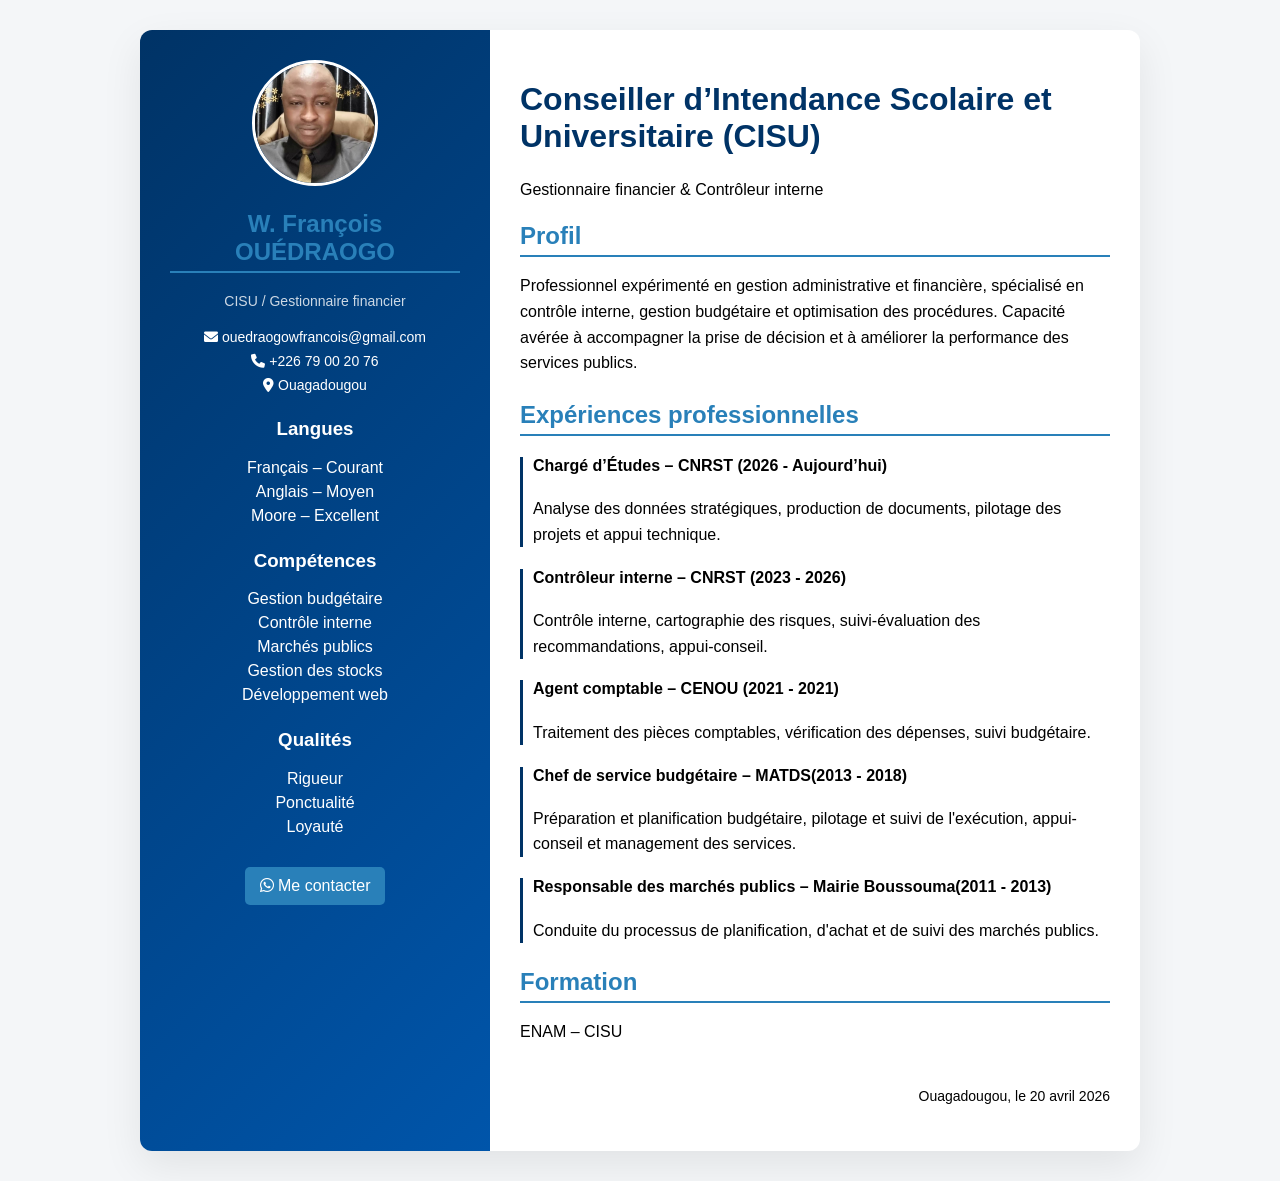
<file: index.html>
<!DOCTYPE html>
<html lang="fr">
<head>
  <meta charset="UTF-8">
  <meta name="viewport" content="width=device-width, initial-scale=1.0"/>
  <title>CV François Ouédraogo</title>
  <link rel="stylesheet" href="style.css">

  <!-- Icônes -->
  <link rel="stylesheet" href="https://cdnjs.cloudflare.com/ajax/libs/font-awesome/6.0.0/css/all.min.css">
</head>

<body>
   
<div class="container">

  <!-- GAUCHE -->
  <div class="left">
    <div class="photo">
      <img src="moi.jpg" alt="Photo">
    </div>

    <h2>W. François OUÉDRAOGO</h2>
    <p class="job">CISU / Gestionnaire financier</p>

    <div class="info">
      <p><i class="fas fa-envelope"></i> ouedraogowfrancois@gmail.com</p>
      <p><i class="fas fa-phone"></i> +226 79 00 20 76</p>
      <p><i class="fas fa-map-marker-alt"></i> Ouagadougou</p>
    </div>

    <h3>Langues</h3>
    <ul>
      <li>Français – Courant</li>
      <li>Anglais – Moyen</li>
      <li>Moore – Excellent</li>
    </ul>

    <h3>Compétences</h3>
    <ul>
      <li>Gestion budgétaire</li>
      <li>Contrôle interne</li>
      <li>Marchés publics</li>
      <li>Gestion des stocks</li>
      <li>Développement web</li>
    </ul>

    <h3>Qualités</h3>
    <ul>
      <li>Rigueur</li>
      <li>Ponctualité</li>
      <li>Loyauté</li>
    </ul>

    <a class="btn" href="https://wa.me/22679002076" target="_blank">
      <i class="fab fa-whatsapp"></i> Me contacter
    </a>
  </div>

  <!-- DROITE -->
  <div class="right">

    <h1>Conseiller d’Intendance Scolaire et Universitaire (CISU)</h1>
<p class="subtitle">Gestionnaire financier & Contrôleur interne</p>

    <div class="section">
      <h2>Profil</h2>
      <p>
        Professionnel expérimenté en gestion administrative et financière, 
        spécialisé en contrôle interne, gestion budgétaire et optimisation des procédures. 
        Capacité avérée à accompagner la prise de décision et à améliorer la performance des services publics.
        </p>
    </div>

    <div class="section">
      <h2>Expériences professionnelles</h2>

      <div class="job-block">
        <h4>Chargé d’Études – CNRST (2026 - Aujourd’hui)</h4>
        <p>Analyse des données stratégiques, production de documents, pilotage des projets  et appui technique.</p>
      </div>

      <div class="job-block">
        <h4>Contrôleur interne – CNRST (2023 - 2026)</h4>
        <p>Contrôle interne, cartographie des risques, suivi-évaluation des recommandations, appui-conseil.</p> 
      </div>

      <div class="job-block">
        <h4>Agent comptable – CENOU (2021 - 2021)</h4>
        <p>Traitement des pièces comptables, vérification des dépenses, suivi budgétaire.</p>
      </div>

      <div class="job-block">
        <h4>Chef de service budgétaire – MATDS(2013 - 2018)</h4>
        <p>Préparation et planification budgétaire, pilotage et suivi de l'exécution, appui-conseil et management des services.</p>
      </div>

      <div class="job-block">
        <h4>Responsable des marchés publics – Mairie Boussouma(2011 - 2013)</h4>
        <p>Conduite du processus de planification, d'achat et de suivi des marchés publics.</p>
      </div>

    </div>

    <div class="section">
      <h2>Formation</h2>
      <p>ENAM – CISU </p>
    </div>

    <p class="date">Ouagadougou, le 20 avril 2026</p>

  </div>

</div>

</body>
</html>
</file>
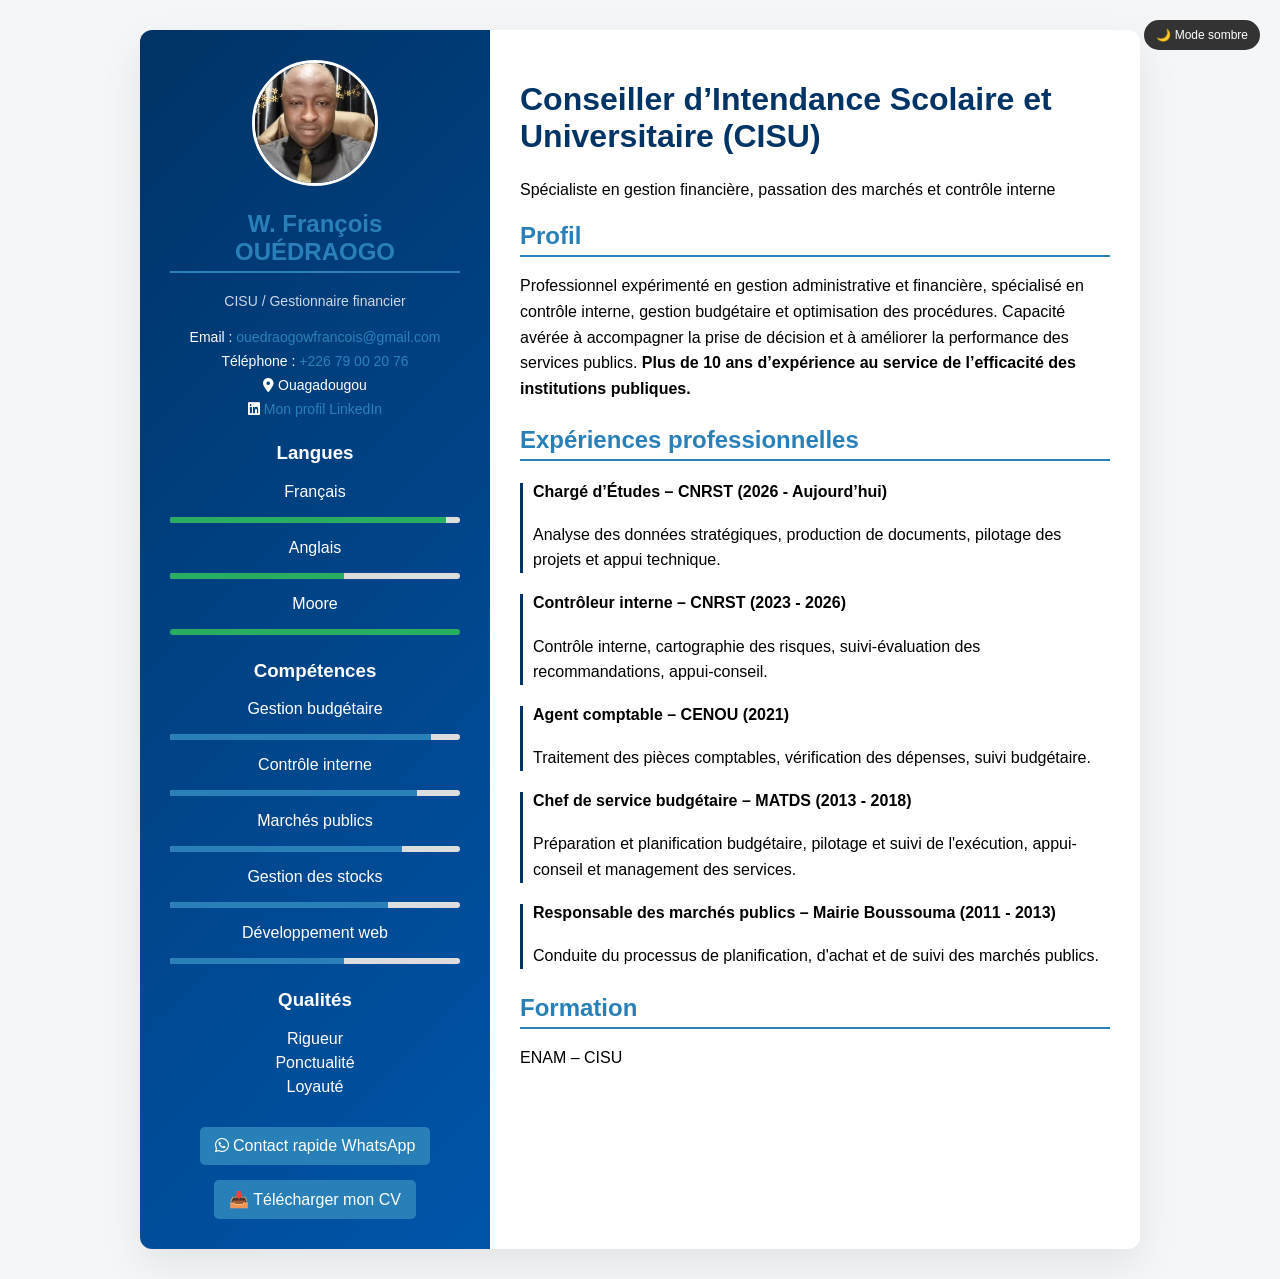
<file: cv_ouédraogo.html>
<!DOCTYPE html>
<html lang="fr">
<head>
  <meta charset="UTF-8">
  <meta name="viewport" content="width=device-width, initial-scale=1.0"/>
  <title>CV François Ouédraogo</title>
  <link rel="stylesheet" href="style.css">

  <!-- Icônes -->
  <link rel="stylesheet" href="https://cdnjs.cloudflare.com/ajax/libs/font-awesome/6.0.0/css/all.min.css">
</head>

<script>
  const toggle = document.getElementById("darkModeToggle");
  
  toggle.addEventListener("click", () => {
      document.body.classList.toggle("dark");
  
      if (document.body.classList.contains("dark")) {
          toggle.textContent = "☀️ Mode clair";
      } else {
          toggle.textContent = "🌙 Mode sombre";
      }
  });
  </script>
  <body>

  <div class="container">
  
    <!-- GAUCHE -->
    <div class="left">
      <div class="photo">
        <img src="moi.jpg" alt="Photo">
      </div>
  
      <h2>W. François OUÉDRAOGO</h2>
      <p class="job">CISU / Gestionnaire financier</p>
  
      <div class="info">
        <p>Email : <a href="mailto:ouedraogowfrancois@gmail.com">ouedraogowfrancois@gmail.com</a></p>
        <p>Téléphone : <a href="tel:+22679002076">+226 79 00 20 76</a></p>
        <p><i class="fas fa-map-marker-alt"></i> Ouagadougou</p>
        <p><i class="fab fa-linkedin"></i> <a href="https://linkedin.com/in/tonprofil" target="_blank">Mon profil LinkedIn</a></p>
      </div>
  
      <h3>Langues</h3>

<div class="skill">
  <p>Français</p>
  <div class="bar"><div class="level lang1"></div></div>
</div>

<div class="skill">
  <p>Anglais</p>
  <div class="bar"><div class="level lang2"></div></div>
</div>

<div class="skill">
  <p>Moore</p>
  <div class="bar"><div class="level lang3"></div></div>
</div>
  
      <h3>Compétences</h3>

      <div class="skill">
        <p>Gestion budgétaire</p>
        <div class="bar"><div class="level level1"></div></div>
      </div>
      
      <div class="skill">
        <p>Contrôle interne</p>
        <div class="bar"><div class="level level2"></div></div>
      </div>
      
      <div class="skill">
        <p>Marchés publics</p>
        <div class="bar"><div class="level level3"></div></div>
      </div>
      
      <div class="skill">
        <p>Gestion des stocks</p>
        <div class="bar"><div class="level level4"></div></div>
      </div>
      
      <div class="skill">
        <p>Développement web</p>
        <div class="bar"><div class="level level5"></div></div>
      </div>
  
      <h3>Qualités</h3>
      <ul>
        <li>Rigueur</li>
        <li>Ponctualité</li>
        <li>Loyauté</li>
      </ul>
  
      <a class="btn" href="https://wa.me/22679002076" target="_blank">
        <i class="fab fa-whatsapp"></i> Contact rapide WhatsApp
      </a>
  
      <a class="btn" href="cv_francois.pdf" download>
        📥 Télécharger mon CV
      </a>
    </div>
  
    <!-- DROITE -->
    <div class="right"><button id="darkModeToggle">🌙 Mode sombre</button>
      <h1>Conseiller d’Intendance Scolaire et Universitaire (CISU)</h1>
      <p class="subtitle">Spécialiste en gestion financière, passation des marchés et contrôle interne</p>
  
      <div class="section fade-in">
        <h2>Profil</h2>
        <p>
          Professionnel expérimenté en gestion administrative et financière,
          spécialisé en contrôle interne, gestion budgétaire et optimisation des procédures.
          Capacité avérée à accompagner la prise de décision et à améliorer la performance des services publics.
          <strong>Plus de 10 ans d’expérience au service de l’efficacité des institutions publiques.</strong>
        </p>
      </div>
  
      <div class="section fade-in">
        <h2>Expériences professionnelles</h2>
  
        <div class="job-block">
          <h4>Chargé d’Études – CNRST (2026 - Aujourd’hui)</h4>
          <p>Analyse des données stratégiques, production de documents, pilotage des projets et appui technique.</p>
        </div>
  
        <div class="job-block">
          <h4>Contrôleur interne – CNRST (2023 - 2026)</h4>
          <p>Contrôle interne, cartographie des risques, suivi-évaluation des recommandations, appui-conseil.</p>
        </div>
  
        <div class="job-block">
          <h4>Agent comptable – CENOU (2021)</h4>
          <p>Traitement des pièces comptables, vérification des dépenses, suivi budgétaire.</p>
        </div>
  
        <div class="job-block">
          <h4>Chef de service budgétaire – MATDS (2013 - 2018)</h4>
          <p>Préparation et planification budgétaire, pilotage et suivi de l'exécution, appui-conseil et management des services.</p>
        </div>
  
        <div class="job-block">
          <h4>Responsable des marchés publics – Mairie Boussouma (2011 - 2013)</h4>
          <p>Conduite du processus de planification, d'achat et de suivi des marchés publics.</p>
        </div>
      </div>
  
      <div class="section fade-in">
        <h2>Formation</h2>
        <p>ENAM – CISU</p>
      </div>
    </div>
  
  </div>
  
  </body>
  </html>
</file>
<file: style.css>
body {
    font-family: 'Segoe UI', sans-serif;
    margin: 0;
    background: #f4f6f9;
  }
  
  .container {
    max-width: 1000px;
    margin: 30px auto;
    display: grid;
    grid-template-columns: 35% 65%;
    box-shadow: 0 10px 30px rgba(0,0,0,0.1);
    border-radius: 12px;
    overflow: hidden;
  }
  
  /* GAUCHE */
  .left {
    background: linear-gradient(135deg, #003366, #0055aa);
    color: white;
    padding: 30px;
    text-align: center;
  }
  
  .photo img {
    width: 120px;
    border-radius: 50%;
    border: 3px solid white;
  }
  
  .job {
    font-size: 14px;
    margin-bottom: 20px;
    opacity: 0.8;
  }
  
  .info p {
    font-size: 14px;
    margin: 8px 0;
  }
  
  h3 {
    margin-top: 25px;
  }
  
  ul {
    list-style: none;
    padding: 0;
  }
  
  ul li {
    margin: 6px 0;
  }
  
  /* bouton */
  .btn {
    display: inline-block;
    margin-top: 20px;
    padding: 10px 15px;
    background: #25D366;
    color: white;
    border-radius: 6px;
    text-decoration: none;
  }
  
  /* DROITE */
  .right {
    padding: 30px;
  }
  
  .right h1 {
    color: #003366;
  }
  
  .section {
    margin-bottom: 25px;
  }
  
  .job-block {
    margin-bottom: 15px;
    padding-left: 10px;
    border-left: 3px solid #003366;
  }
  
  .date {
    text-align: right;
    margin-top: 40px;
    font-size: 14px;
  }
  
  /* MOBILE */
  @media (max-width: 768px) {
    .container {
      grid-template-columns: 1fr;
    }
  }
  body {
    background: #eef1f5;
  }
  .container {
    background: white;
    border-radius: 12px;
    box-shadow: 0 15px 40px rgba(0,0,0,0.08);
  }
  .right p {
    line-height: 1.6;
  }
  
  .right h2 {
    margin-bottom: 10px;
  }
  .job-block {
    margin-bottom: 20px;
  }
  body {
    font-family: Arial, sans-serif;
    background-color: #f4f6f8;
    margin: 0;
    padding: 0;
}

.cv-container {
    max-width: 800px;
    margin: 40px auto;
    background: white;
    padding: 30px;
    border-radius: 10px;
    box-shadow: 0 0 15px rgba(0,0,0,0.1);
}

h1 {
    color: #2c3e50;
}

h2 {
    color: #2980b9;
    border-bottom: 2px solid #2980b9;
    padding-bottom: 5px;
}

a {
    color: #2980b9;
    text-decoration: none;
}

a:hover {
    text-decoration: underline;
}
.btn {
  display: inline-block;
  margin-top: 15px;
  padding: 10px 15px;
  background-color: #2980b9;
  color: white;
  border-radius: 5px;
  text-decoration: none;
}

.btn:hover {
  background-color: #1f6391;
}
.photo img {
  width: 120px;
  height: 120px;
  border-radius: 50%;
  object-fit: cover;
  transition: transform 0.4s ease, box-shadow 0.4s ease;
}

.photo img:hover {
  transform: scale(1.08);
  box-shadow: 0 8px 20px rgba(0,0,0,0.3);
}
.skill {
  margin-bottom: 10px;
}

.bar {
  width: 100%;
  height: 6px;
  background: #ddd;
  border-radius: 10px;
  overflow: hidden;
}

.level {
  height: 100%;
  width: 0;
  background: #2980b9;
  animation: grow 2s forwards;
}

/* Niveaux */
.level1 { width: 90%; }
.level2 { width: 85%; }
.level3 { width: 80%; }
.level4 { width: 75%; }
.level5 { width: 60%; }

@keyframes grow {
  from { width: 0; }
}
/* Bouton */
#darkModeToggle {
  position: absolute;
  top: 20px;
  right: 20px;
  padding: 8px 12px;
  border: none;
  border-radius: 20px;
  background: #333;
  color: #fff;
  cursor: pointer;
  font-size: 12px;
}

/* Mode sombre */
body.dark {
  background: #121212;
  color: #f1f1f1;
}

body.dark .left {
  background: #1e1e1e;
}

body.dark .right {
  background: #181818;
}

body.dark .bar {
  background: #333;
}

body.dark .level {
  background: #4da6ff;
}

body.dark a {
  color: #4da6ff;
}
/* Langues (couleur différente pour distinguer) */
.lang1 { width: 95%; }
.lang2 { width: 60%; }
.lang3 { width: 100%; }

/* Couleur spécifique langues */
.skill .level.lang1,
.skill .level.lang2,
.skill .level.lang3 {
    background: #27ae60;
}
</file>
